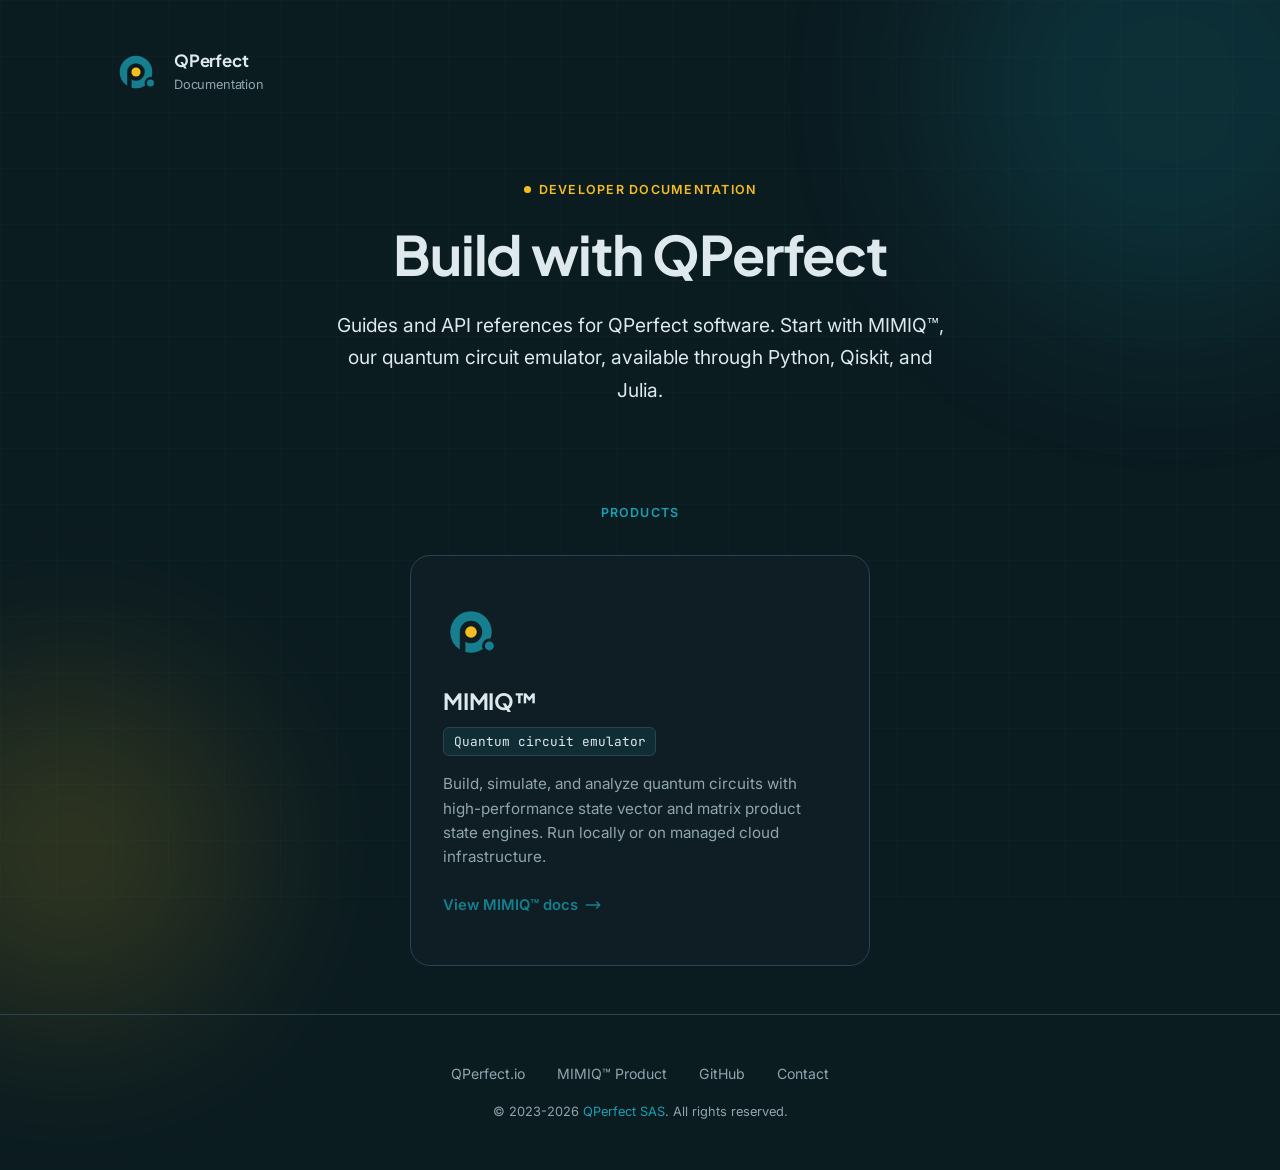
<file: index.html>
<!DOCTYPE html>
<html lang="en">
<head>
    <meta charset="UTF-8">
    <meta name="viewport" content="width=device-width, initial-scale=1.0">
    <title>QPerfect Documentation</title>
    <meta name="description" content="Documentation for QPerfect software, including the MIMIQ&trade; quantum circuit emulator and its Python, Qiskit, and Julia interfaces.">
    <link rel="icon" href="images/qperfect.svg" type="image/svg+xml">
    <link rel="preconnect" href="https://fonts.googleapis.com">
    <link rel="preconnect" href="https://fonts.gstatic.com" crossorigin>
    <link href="https://fonts.googleapis.com/css2?family=Plus+Jakarta+Sans:wght@600;700&family=Inter:wght@400;500;600&family=JetBrains+Mono:wght@400&display=swap" rel="stylesheet">
    <link rel="stylesheet" href="assets/portal.css">
</head>
<body>
    <div class="backdrop" aria-hidden="true">
        <div class="backdrop__grid"></div>
        <div class="backdrop__glow backdrop__glow--teal"></div>
        <div class="backdrop__glow backdrop__glow--amber"></div>
    </div>

    <div class="page">
        <header class="site-header">
            <div class="container site-header__inner">
                <a class="site-header__brand" href="/">
                    <img class="site-header__logo" src="images/qperfect.svg" alt="QPerfect">
                    <span class="site-header__name">QPerfect<span>Documentation</span></span>
                </a>
            </div>
        </header>

        <main>
            <section class="hero">
                <div class="container">
                    <p class="hero__label fade-in">Developer Documentation</p>
                    <h1 class="hero__title fade-in">Build with QPerfect</h1>
                    <p class="hero__subtitle fade-in">
                        Guides and API references for QPerfect software. Start with MIMIQ&trade;,
                        our quantum circuit emulator, available through Python, Qiskit, and Julia.
                    </p>
                </div>
            </section>

            <section class="section">
                <div class="container">
                    <p class="section__label">Products</p>
                    <div class="card-grid card-grid--single">
                        <a class="card fade-in" href="/mimiq/">
                            <img class="card__icon" src="images/qperfect.svg" alt="">
                            <h2 class="card__title">MIMIQ&trade;</h2>
                            <span class="card__package">Quantum circuit emulator</span>
                            <p class="card__text">
                                Build, simulate, and analyze quantum circuits with high-performance
                                state vector and matrix product state engines. Run locally or on
                                managed cloud infrastructure.
                            </p>
                            <span class="card__cta">
                                View MIMIQ&trade; docs
                                <svg viewBox="0 0 24 24" fill="none" stroke="currentColor" stroke-width="2">
                                    <path stroke-linecap="round" stroke-linejoin="round" d="M17 8l4 4m0 0l-4 4m4-4H3"/>
                                </svg>
                            </span>
                        </a>
                    </div>
                </div>
            </section>
        </main>

        <footer class="site-footer">
            <div class="container">
                <nav class="site-footer__links">
                    <a href="https://qperfect.io" target="_blank" rel="noopener">QPerfect.io</a>
                    <a href="https://qperfect.io/index.php/mimiq/" target="_blank" rel="noopener">MIMIQ&trade; Product</a>
                    <a href="https://github.com/qperfect-io" target="_blank" rel="noopener">GitHub</a>
                    <a href="https://qperfect.io/index.php/contact/" target="_blank" rel="noopener">Contact</a>
                </nav>
                <p class="site-footer__copy">
                    © 2023-2026 <a href="https://qperfect.io" target="_blank" rel="noopener">QPerfect SAS</a>. All rights reserved.
                </p>
            </div>
        </footer>
    </div>
</body>
</html>
</file>
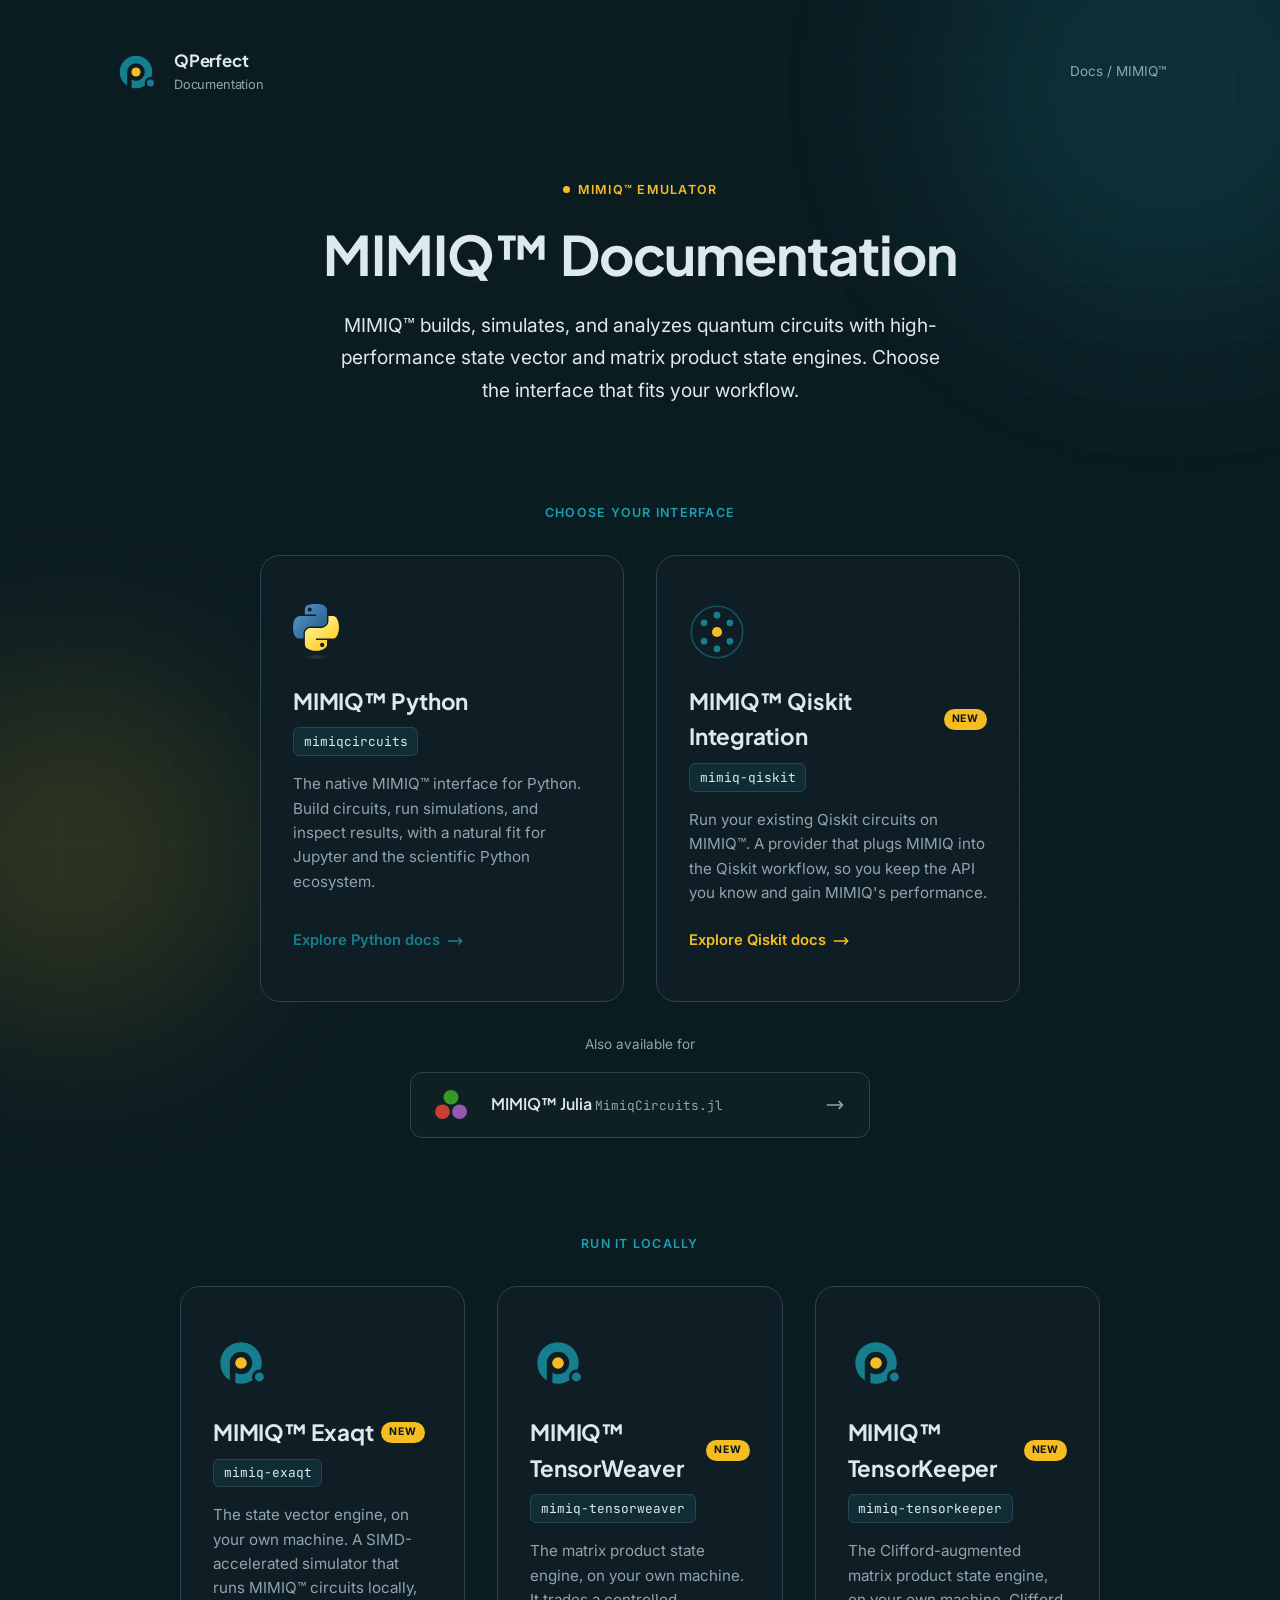
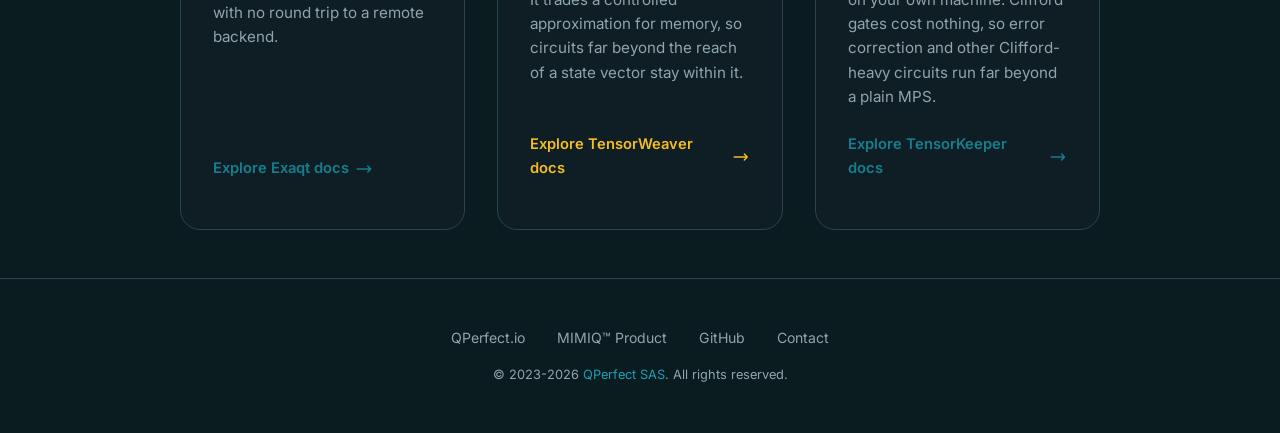
<file: mimiq/index.html>
<!DOCTYPE html>
<html lang="en">
<head>
    <meta charset="UTF-8">
    <meta name="viewport" content="width=device-width, initial-scale=1.0">
    <title>MIMIQ&trade; Documentation | QPerfect</title>
    <meta name="description" content="MIMIQ&trade; quantum circuit emulator documentation. Choose the Python, Qiskit, or Julia interface, or run circuits locally with the Exaqt state vector, TensorWeaver matrix product state and TensorKeeper Clifford-augmented MPS engines.">
    <link rel="icon" href="../images/qperfect.svg" type="image/svg+xml">
    <link rel="preconnect" href="https://fonts.googleapis.com">
    <link rel="preconnect" href="https://fonts.gstatic.com" crossorigin>
    <link href="https://fonts.googleapis.com/css2?family=Plus+Jakarta+Sans:wght@600;700&family=Inter:wght@400;500;600&family=JetBrains+Mono:wght@400&display=swap" rel="stylesheet">
    <link rel="stylesheet" href="../assets/portal.css">
</head>
<body>
    <div class="backdrop" aria-hidden="true">
        <div class="backdrop__grid"></div>
        <div class="backdrop__glow backdrop__glow--teal"></div>
        <div class="backdrop__glow backdrop__glow--amber"></div>
    </div>

    <div class="page">
        <header class="site-header">
            <div class="container site-header__inner">
                <a class="site-header__brand" href="/">
                    <img class="site-header__logo" src="../images/qperfect.svg" alt="QPerfect">
                    <span class="site-header__name">QPerfect<span>Documentation</span></span>
                </a>
                <nav class="breadcrumb">
                    <a href="/">Docs</a> / MIMIQ&trade;
                </nav>
            </div>
        </header>

        <main>
            <section class="hero">
                <div class="container">
                    <p class="hero__label fade-in">MIMIQ&trade; Emulator</p>
                    <h1 class="hero__title fade-in">MIMIQ&trade; Documentation</h1>
                    <p class="hero__subtitle fade-in">
                        MIMIQ&trade; builds, simulates, and analyzes quantum circuits with high-performance
                        state vector and matrix product state engines. Choose the interface that fits
                        your workflow.
                    </p>
                </div>
            </section>

            <section class="section">
                <div class="container">
                    <p class="section__label">Choose your interface</p>
                    <div class="card-grid">
                        <a class="card fade-in" href="/mimiqcircuits-python/">
                            <img class="card__icon" src="../images/python.svg" alt="">
                            <h2 class="card__title">MIMIQ&trade; Python</h2>
                            <span class="card__package">mimiqcircuits</span>
                            <p class="card__text">
                                The native MIMIQ&trade; interface for Python. Build circuits, run simulations,
                                and inspect results, with a natural fit for Jupyter and the scientific
                                Python ecosystem.
                            </p>
                            <span class="card__cta">
                                Explore Python docs
                                <svg viewBox="0 0 24 24" fill="none" stroke="currentColor" stroke-width="2">
                                    <path stroke-linecap="round" stroke-linejoin="round" d="M17 8l4 4m0 0l-4 4m4-4H3"/>
                                </svg>
                            </span>
                        </a>

                        <a class="card card--accent fade-in" href="/mimiq-qiskit/">
                            <img class="card__icon" src="../images/qiskit.svg" alt="">
                            <h2 class="card__title">MIMIQ&trade; Qiskit Integration <span class="badge">New</span></h2>
                            <span class="card__package">mimiq-qiskit</span>
                            <p class="card__text">
                                Run your existing Qiskit circuits on MIMIQ&trade;. A provider that plugs MIMIQ
                                into the Qiskit workflow, so you keep the API you know and gain MIMIQ's
                                performance.
                            </p>
                            <span class="card__cta">
                                Explore Qiskit docs
                                <svg viewBox="0 0 24 24" fill="none" stroke="currentColor" stroke-width="2">
                                    <path stroke-linecap="round" stroke-linejoin="round" d="M17 8l4 4m0 0l-4 4m4-4H3"/>
                                </svg>
                            </span>
                        </a>
                    </div>

                    <div class="secondary fade-in">
                        <p class="secondary__note">Also available for</p>
                        <a class="secondary-card" href="/MimiqCircuits.jl/">
                            <img class="secondary-card__icon" src="../images/julia.svg" alt="">
                            <span class="secondary-card__body">
                                <span class="secondary-card__title">MIMIQ&trade; Julia <code>MimiqCircuits.jl</code></span>
                            </span>
                            <svg class="secondary-card__arrow" width="20" height="20" viewBox="0 0 24 24" fill="none" stroke="currentColor" stroke-width="2">
                                <path stroke-linecap="round" stroke-linejoin="round" d="M17 8l4 4m0 0l-4 4m4-4H3"/>
                            </svg>
                        </a>
                    </div>
                </div>
            </section>

            <section class="section">
                <div class="container">
                    <p class="section__label">Run it locally</p>
                    <div class="card-grid card-grid--triple">
                        <a class="card fade-in" href="/exaqt-python/">
                            <img class="card__icon" src="../images/qperfect.svg" alt="">
                            <h2 class="card__title">MIMIQ&trade; Exaqt <span class="badge">New</span></h2>
                            <span class="card__package">mimiq-exaqt</span>
                            <p class="card__text">
                                The state vector engine, on your own machine. A SIMD-accelerated
                                simulator that runs MIMIQ&trade; circuits locally, with no round trip
                                to a remote backend.
                            </p>
                            <span class="card__cta">
                                Explore Exaqt docs
                                <svg viewBox="0 0 24 24" fill="none" stroke="currentColor" stroke-width="2">
                                    <path stroke-linecap="round" stroke-linejoin="round" d="M17 8l4 4m0 0l-4 4m4-4H3"/>
                                </svg>
                            </span>
                        </a>

                        <a class="card card--accent fade-in" href="/tensorweaver-python/">
                            <img class="card__icon" src="../images/qperfect.svg" alt="">
                            <h2 class="card__title">MIMIQ&trade; TensorWeaver <span class="badge">New</span></h2>
                            <span class="card__package">mimiq-tensorweaver</span>
                            <p class="card__text">
                                The matrix product state engine, on your own machine. It trades a
                                controlled approximation for memory, so circuits far beyond the reach
                                of a state vector stay within it.
                            </p>
                            <span class="card__cta">
                                Explore TensorWeaver docs
                                <svg viewBox="0 0 24 24" fill="none" stroke="currentColor" stroke-width="2">
                                    <path stroke-linecap="round" stroke-linejoin="round" d="M17 8l4 4m0 0l-4 4m4-4H3"/>
                                </svg>
                            </span>
                        </a>

                        <a class="card fade-in" href="/tensorkeeper-python/">
                            <img class="card__icon" src="../images/qperfect.svg" alt="">
                            <h2 class="card__title">MIMIQ&trade; TensorKeeper <span class="badge">New</span></h2>
                            <span class="card__package">mimiq-tensorkeeper</span>
                            <p class="card__text">
                                The Clifford-augmented matrix product state engine, on your own
                                machine. Clifford gates cost nothing, so error correction and other
                                Clifford-heavy circuits run far beyond a plain MPS.
                            </p>
                            <span class="card__cta">
                                Explore TensorKeeper docs
                                <svg viewBox="0 0 24 24" fill="none" stroke="currentColor" stroke-width="2">
                                    <path stroke-linecap="round" stroke-linejoin="round" d="M17 8l4 4m0 0l-4 4m4-4H3"/>
                                </svg>
                            </span>
                        </a>
                    </div>
                </div>
            </section>
        </main>

        <footer class="site-footer">
            <div class="container">
                <nav class="site-footer__links">
                    <a href="https://qperfect.io" target="_blank" rel="noopener">QPerfect.io</a>
                    <a href="https://qperfect.io/index.php/mimiq/" target="_blank" rel="noopener">MIMIQ&trade; Product</a>
                    <a href="https://github.com/qperfect-io" target="_blank" rel="noopener">GitHub</a>
                    <a href="https://qperfect.io/index.php/contact/" target="_blank" rel="noopener">Contact</a>
                </nav>
                <p class="site-footer__copy">
                    © 2023-2026 <a href="https://qperfect.io" target="_blank" rel="noopener">QPerfect SAS</a>. All rights reserved.
                </p>
            </div>
        </footer>
    </div>
</body>
</html>
</file>
<file: assets/portal.css>
/* QPerfect Documentation portal — shared styles.
   Tokens mirror the qperfect.io theme (themes/qperfect/style.css). */

:root {
  --color-primary: #157f8f;
  --color-primary-dark: #0e5f6b;
  --color-primary-light: #1a9fb3;
  --color-accent: #f5bd22;
  --color-accent-dark: #d4a31d;
  --color-qlu: #c06090;

  --color-dark: #0a1419;
  --color-dark-secondary: #0f1e24;
  --color-dark-tertiary: #1a2e36;
  --color-dark-hero: #0b1c21;

  --color-text-light: #dde9ec;
  --color-text-light-secondary: #8fa5ae;
  --color-border-dark: #2a4450;

  --font-heading: 'Plus Jakarta Sans', 'Inter', system-ui, sans-serif;
  --font-body: 'Inter', system-ui, sans-serif;
  --font-mono: 'JetBrains Mono', 'Fira Code', monospace;

  --space-sm: 0.5rem;
  --space-md: 1rem;
  --space-lg: 1.5rem;
  --space-xl: 2rem;
  --space-2xl: 3rem;
  --space-3xl: 4rem;
  --space-4xl: 6rem;

  --container-max: 1100px;

  --radius-sm: 6px;
  --radius-md: 12px;
  --radius-lg: 20px;
  --radius-full: 9999px;

  --transition-base: 250ms cubic-bezier(0.4, 0, 0.2, 1);
  --transition-slow: 400ms cubic-bezier(0.4, 0, 0.2, 1);
}

*,
*::before,
*::after {
  box-sizing: border-box;
  margin: 0;
  padding: 0;
}

html {
  scroll-behavior: smooth;
  -webkit-font-smoothing: antialiased;
  -moz-osx-font-smoothing: grayscale;
}

body {
  font-family: var(--font-body);
  font-size: 16px;
  line-height: 1.6;
  color: var(--color-text-light);
  background-color: var(--color-dark-hero);
  min-height: 100vh;
  overflow-x: hidden;
}

img {
  max-width: 100%;
  height: auto;
  display: block;
}

a {
  color: inherit;
  text-decoration: none;
}

/* Teal-tinted dark backdrop: faint grid + slow glow halos. */
.backdrop {
  position: fixed;
  inset: 0;
  z-index: 0;
  pointer-events: none;
}

.backdrop__grid {
  position: absolute;
  inset: 0;
  background-image:
    linear-gradient(rgba(26, 159, 179, 0.04) 1px, transparent 1px),
    linear-gradient(90deg, rgba(26, 159, 179, 0.04) 1px, transparent 1px);
  background-size: 56px 56px;
}

.backdrop__glow {
  position: absolute;
  border-radius: 50%;
  filter: blur(90px);
  opacity: 0.16;
}

.backdrop__glow--teal {
  width: 460px;
  height: 460px;
  background: var(--color-primary-light);
  top: -140px;
  right: -120px;
  animation: glow-drift 14s ease-in-out infinite;
}

.backdrop__glow--amber {
  width: 340px;
  height: 340px;
  background: var(--color-accent);
  bottom: -120px;
  left: -100px;
  animation: glow-drift 18s ease-in-out infinite reverse;
}

@keyframes glow-drift {
  0%, 100% { transform: scale(1); opacity: 0.12; }
  50% { transform: scale(1.1); opacity: 0.2; }
}

/* Layout */
.container {
  position: relative;
  z-index: 1;
  max-width: var(--container-max);
  margin: 0 auto;
  padding: 0 var(--space-lg);
}

.page {
  position: relative;
  z-index: 1;
  display: flex;
  flex-direction: column;
  min-height: 100vh;
}

/* Header */
.site-header {
  padding: var(--space-2xl) 0 var(--space-md);
}

.site-header__inner {
  display: flex;
  align-items: center;
  justify-content: space-between;
  gap: var(--space-md);
}

.site-header__brand {
  display: flex;
  align-items: center;
  gap: var(--space-md);
}

.site-header__logo {
  width: 44px;
  height: 44px;
}

.site-header__name {
  font-family: var(--font-heading);
  font-weight: 700;
  font-size: 1.05rem;
  letter-spacing: -0.01em;
}

.site-header__name span {
  display: block;
  font-family: var(--font-body);
  font-weight: 400;
  font-size: 0.8rem;
  color: var(--color-text-light-secondary);
}

.breadcrumb {
  font-size: 0.85rem;
  color: var(--color-text-light-secondary);
}

.breadcrumb a:hover {
  color: var(--color-accent);
}

/* Hero */
.hero {
  text-align: center;
  padding: var(--space-3xl) 0 var(--space-2xl);
}

.hero__label {
  display: inline-flex;
  align-items: center;
  gap: var(--space-sm);
  font-size: 0.78rem;
  font-weight: 600;
  text-transform: uppercase;
  letter-spacing: 0.1em;
  color: var(--color-accent);
  margin-bottom: var(--space-lg);
}

.hero__label::before {
  content: '';
  width: 7px;
  height: 7px;
  border-radius: 50%;
  background: var(--color-accent);
}

.hero__title {
  font-family: var(--font-heading);
  font-weight: 700;
  font-size: clamp(2.2rem, 5vw, 3.4rem);
  line-height: 1.12;
  letter-spacing: -0.02em;
  margin-bottom: var(--space-lg);
}

.hero__subtitle {
  max-width: 620px;
  margin: 0 auto;
  font-size: clamp(1.05rem, 2vw, 1.2rem);
  line-height: 1.7;
  color: var(--color-text-light);
}

/* Sections */
.section {
  padding: var(--space-2xl) 0;
}

.section__label {
  text-align: center;
  font-size: 0.78rem;
  font-weight: 600;
  text-transform: uppercase;
  letter-spacing: 0.1em;
  color: var(--color-primary-light);
  margin-bottom: var(--space-xl);
}

/* Card grid */
.card-grid {
  display: grid;
  gap: var(--space-xl);
  grid-template-columns: repeat(auto-fit, minmax(280px, 1fr));
  max-width: 760px;
  margin: 0 auto;
}

.card-grid--single {
  max-width: 460px;
}

/* Three 280px columns and their gaps, side by side on a wide screen. */
.card-grid--triple {
  max-width: 920px;
}

/* Cards — accent driven by --card-accent set per modifier. */
.card {
  --card-accent: var(--color-primary);
  position: relative;
  display: flex;
  flex-direction: column;
  background: var(--color-dark-secondary);
  border: 1px solid var(--color-border-dark);
  border-radius: var(--radius-lg);
  padding: var(--space-2xl) var(--space-xl);
  overflow: hidden;
  transition: transform var(--transition-slow), border-color var(--transition-slow), box-shadow var(--transition-slow);
}

.card::after {
  content: '';
  position: absolute;
  top: 0;
  left: 0;
  right: 0;
  height: 3px;
  background: var(--card-accent);
  transform: scaleX(0);
  transform-origin: left;
  transition: transform var(--transition-slow);
}

.card:hover {
  transform: translateY(-4px);
  border-color: var(--card-accent);
  box-shadow: 0 18px 40px rgba(0, 0, 0, 0.35);
}

.card:hover::after {
  transform: scaleX(1);
}

.card--accent { --card-accent: var(--color-accent); }
.card--qlu { --card-accent: var(--color-qlu); }

.card__icon {
  width: 56px;
  height: 56px;
  object-fit: contain;
  object-position: left;
  margin-bottom: var(--space-lg);
}

.card__title {
  font-family: var(--font-heading);
  font-weight: 700;
  font-size: 1.4rem;
  letter-spacing: -0.01em;
  margin-bottom: var(--space-sm);
  display: flex;
  align-items: center;
  gap: var(--space-sm);
}

.card__package {
  align-self: flex-start;
  font-family: var(--font-mono);
  font-size: 0.8rem;
  color: var(--color-text-light);
  background: rgba(26, 159, 179, 0.12);
  border: 1px solid var(--color-border-dark);
  padding: 0.2rem 0.6rem;
  border-radius: var(--radius-sm);
  margin-bottom: var(--space-md);
}

.card__text {
  color: var(--color-text-light-secondary);
  font-size: 0.95rem;
  line-height: 1.6;
  margin-bottom: var(--space-lg);
  flex: 1;
}

.card__cta {
  display: inline-flex;
  align-items: center;
  gap: 0.4rem;
  font-weight: 600;
  font-size: 0.92rem;
  color: var(--card-accent);
}

.card__cta svg {
  width: 18px;
  height: 18px;
  transition: transform var(--transition-base);
}

.card:hover .card__cta svg {
  transform: translateX(4px);
}

/* "New" badge */
.badge {
  font-family: var(--font-body);
  font-size: 0.65rem;
  font-weight: 700;
  text-transform: uppercase;
  letter-spacing: 0.08em;
  color: var(--color-dark);
  background: var(--color-accent);
  padding: 0.15rem 0.5rem;
  border-radius: var(--radius-full);
}

/* Secondary "also available" row */
.secondary {
  max-width: 760px;
  margin: var(--space-xl) auto 0;
}

.secondary__note {
  text-align: center;
  font-size: 0.85rem;
  color: var(--color-text-light-secondary);
  margin-bottom: var(--space-md);
}

.secondary-card {
  display: flex;
  align-items: center;
  gap: var(--space-lg);
  max-width: 460px;
  margin: 0 auto;
  padding: var(--space-md) var(--space-lg);
  background: rgba(255, 255, 255, 0.02);
  border: 1px solid var(--color-border-dark);
  border-radius: var(--radius-md);
  transition: border-color var(--transition-base), background var(--transition-base);
}

.secondary-card:hover {
  border-color: var(--color-primary);
  background: rgba(21, 127, 143, 0.08);
}

.secondary-card__icon {
  width: 32px;
  height: 32px;
  object-fit: contain;
  flex-shrink: 0;
}

.secondary-card__body {
  flex: 1;
}

.secondary-card__title {
  font-family: var(--font-heading);
  font-weight: 600;
  font-size: 1rem;
}

.secondary-card__title code {
  font-family: var(--font-mono);
  font-size: 0.8rem;
  color: var(--color-text-light-secondary);
  font-weight: 400;
}

.secondary-card__arrow {
  color: var(--color-text-light-secondary);
  transition: transform var(--transition-base), color var(--transition-base);
}

.secondary-card:hover .secondary-card__arrow {
  color: var(--color-primary-light);
  transform: translateX(3px);
}

/* Footer */
.site-footer {
  margin-top: auto;
  padding: var(--space-2xl) 0;
  border-top: 1px solid var(--color-border-dark);
}

.site-footer__links {
  display: flex;
  flex-wrap: wrap;
  justify-content: center;
  gap: var(--space-xl);
  margin-bottom: var(--space-md);
}

.site-footer__links a {
  font-size: 0.88rem;
  color: var(--color-text-light-secondary);
  transition: color var(--transition-base);
}

.site-footer__links a:hover {
  color: var(--color-accent);
}

.site-footer__copy {
  text-align: center;
  font-size: 0.8rem;
  color: var(--color-text-light-secondary);
}

.site-footer__copy a {
  color: var(--color-primary-light);
}

/* Fade-in on load */
.fade-in {
  opacity: 0;
  transform: translateY(16px);
  animation: fade-in 0.7s ease-out forwards;
}

.fade-in:nth-child(2) { animation-delay: 0.08s; }
.fade-in:nth-child(3) { animation-delay: 0.16s; }

@keyframes fade-in {
  to { opacity: 1; transform: translateY(0); }
}

@media (max-width: 560px) {
  .site-header__inner { flex-direction: column; align-items: flex-start; }
  .site-footer__links { gap: var(--space-md); }
}

@media (prefers-reduced-motion: reduce) {
  *,
  *::before,
  *::after {
    animation-duration: 0.001ms !important;
    animation-iteration-count: 1 !important;
    transition-duration: 0.001ms !important;
    scroll-behavior: auto !important;
  }
  .fade-in { opacity: 1; transform: none; }
}
</file>
